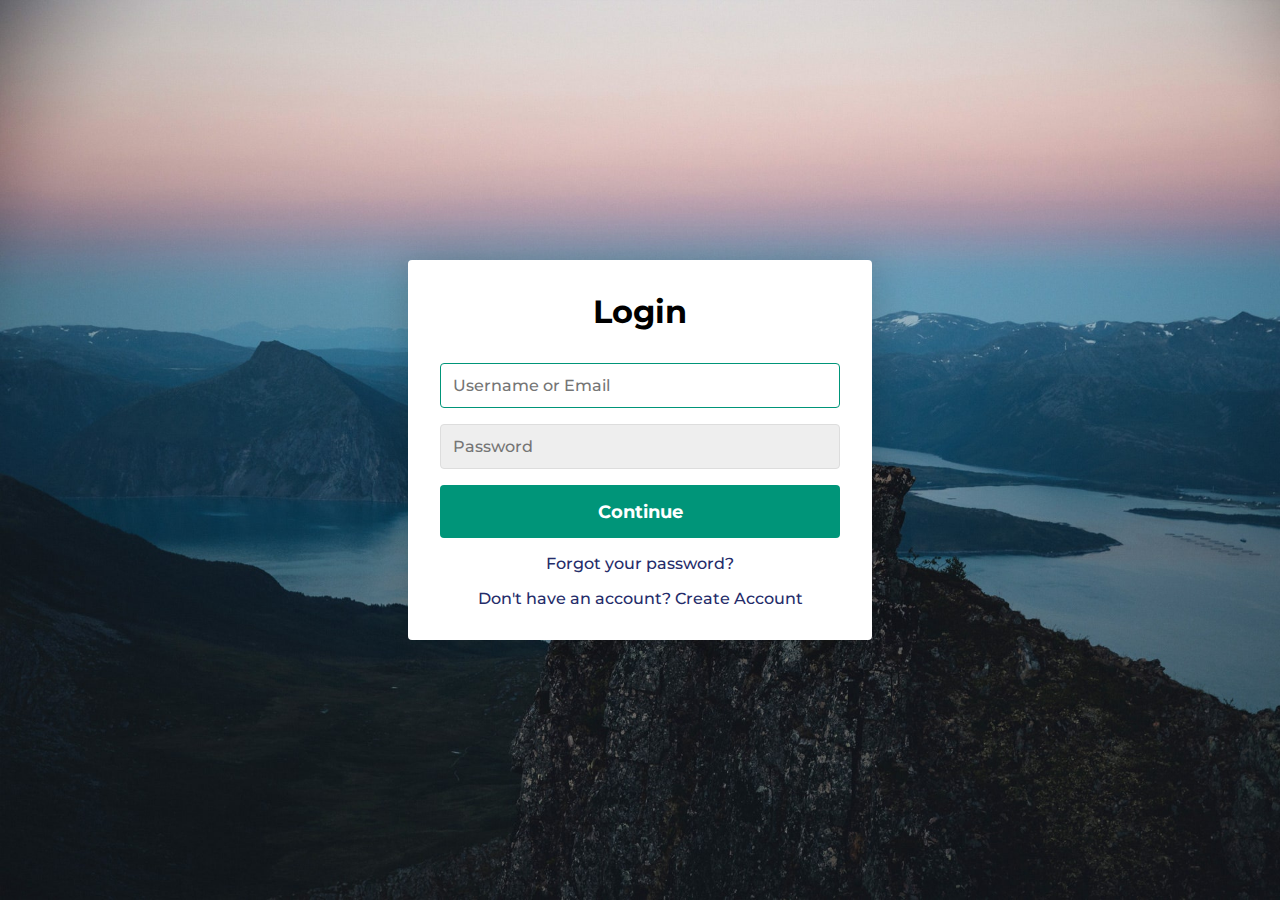
<file: New_project/frontend/index.html>
<!DOCTYPE html>
<head>
    <meta name ="viewport" content="width=device-width,initial-scale=1.0">
    <meta charset="utf-8">
    <title>Login</title>
    <link rel="shortcut icon" href="/assets/favicon.io">
    <link rel="stylesheet" href ="./css/index.css">
    <link rel="preconnect" href="https://fonts.googleapis.com">
<link rel="preconnect" href="https://fonts.gstatic.com" crossorigin>
<link href="https://fonts.googleapis.com/css2?family=Montserrat:wght@500&display=swap" rel="stylesheet">
</head>
<body>
    <div class="container">
        <form  class="form " id="login">
            <h1 class="form__title">Login</h1>
            <div class="form__message--error"></div>
            <div class="form__input-group">
                <input type="text" class="form__input" autofocus placeholder="Username or Email">
                <div class="form__input-error-message"></div>
            </div>
            <div class="form__input-group">
                <input type ="password" class ="form__input " autofocus placeholder="Password">
                <div class="form__input-error-message"></div>
            </div>
            <button class="form__button" type ="submit">Continue</button>
            <p class="form__text">
                <a href="#" class="form__link">Forgot your password?</a>
            </p>
            <p class="form__text">
                <a  class="form__link " id ="linkCreateAccount" href ='./'>Don't have an account? Create Account</a>
            </p>
        </form>
        <form  class="form form--hidden" id="createAccount">
            <h1 class="form__title">Create Account</h1>
            <div class="form__message--error"></div>
            <div class="form__input-group">
                <input type="text" class="form__input" autofocus placeholder="Username">
                <div class="form__input-error-message"></div>
            </div>
            <div class="form__input-group">
                <input type="text" class="form__input" autofocus placeholder="Email Address">
                <div class="form__input-error-message"></div>
            </div>
            <div class="form__input-group">
                <input type ="password" class ="form__input " autofocus placeholder="Password">
                <div class="form__input-error-message"></div>
            </div>
            <div class="form__input-group">
                <input type ="password" class ="form__input " autofocus placeholder="Confirm Password">
                <div class="form__input-error-message"></div>
            </div>
            <button class="form__button" type ="submit">Continue</button>
            <p class="form__text">
                <a  class="form__link " id ="linkLogin" href ='./'>Already have an account? Sign In</a>
            </p>
        </form>
    </div>
    <script src="./Js/index.js"></script>
</body>
</file>
<file: New_project/frontend/css/index.css>
body
{
    --color-primary:#009579;
    --color-primary-dark:#007f67;
    --color-secondary:#252c6a;
    --color-error:#cc3333;
    --color-success:#4bb544;
    --border-radius:4px;

    margin:0;
    height:100vh;
    display: flex;
    align-items: center;
    justify-content: center;
    font-size: 18px;
    background:url(../Images/aboutAdventure.jpg);
    background-size: cover;
}

.container
{
    width:400px;
    max-width:400px; 
    margin:1rem;
    padding: 2rem;
    box-shadow: 0 0 40px rgba(0,0,0,0.2);
    border-radius: var(--border-radius);
    background: #fff;
}

.container,
.form__input,
.form__button
{
    font:500 1rem 'Montserrat' ,sans-serif;
}

.form--hidden
{
    display: none;
}

.form > *:first-child
{
    margin-top:0;
}

.form > *:last-child
{
    margin-bottom:0;
}

.form__title
{
    margin-bottom: 2rem;
    text-align: center;
}

.form__message
{
    text-align: center;
    margin-bottom: 1rem;
}
.form__message-sucesss
{
    color:var(--color-success);
}
.form__message--error
{
    color:var(--color-error);
    text-align: center;
}

.form__input-group
{
    margin-bottom: 1rem;
}
.form__input
{
    display: block;
    width: 100%;
    padding:0.75rem;
    box-sizing: border-box;
    border-radius: var(--border-radius);
    border: 1px solid #dddddd;
    outline: none;
    background: #eeeeee;
    transition: background 0.2s,border-color 0.2s;
}

.form__input:focus
{
    border-color: var(--color-primary);
    background: #fff;
}

.form__input--error
{
    color: var(--color-error);
    border-color: var(--color-error);
}

.form__input-error-message
{
    margin-top: 0.5rem;
    font-size:  0.85rem;
    color: var(--color-error);
}

.form__button
{
    width:100%;
    padding: 1rem 2rem;
    font-weight: bold;
    font-size: 1.1rem;
    color:#fff;
    border:none;
    border-radius: var(--border-radius);
    outline: none;
    cursor: pointer;
    background: var(--color-primary);   
}

.form__button:active
{
    transform:(scale 0.98);
}

.form__text
{
    text-align: center;
}

.form__link
{
    color: var(--color-secondary);
    text-decoration: none;
    cursor: pointer;
}
.form__link:hover
{
    text-decoration: underline;
}
</file>
